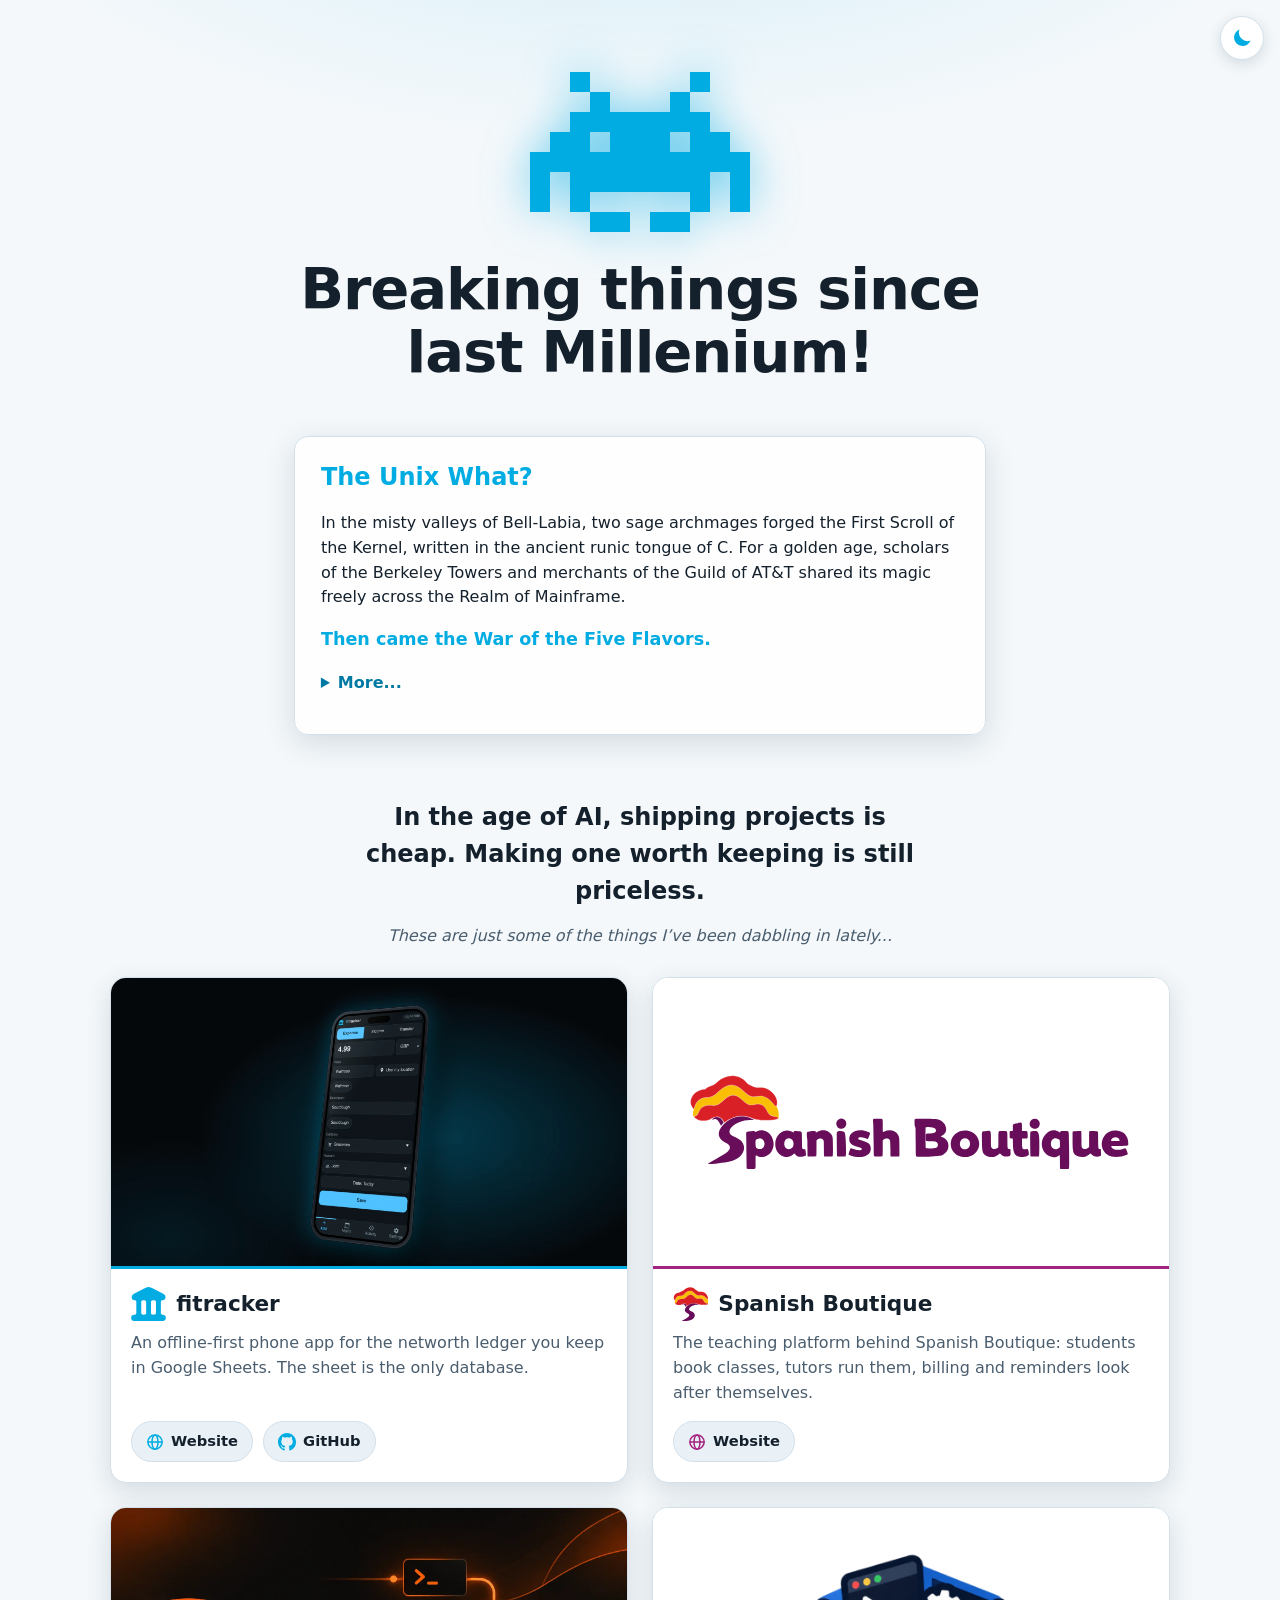
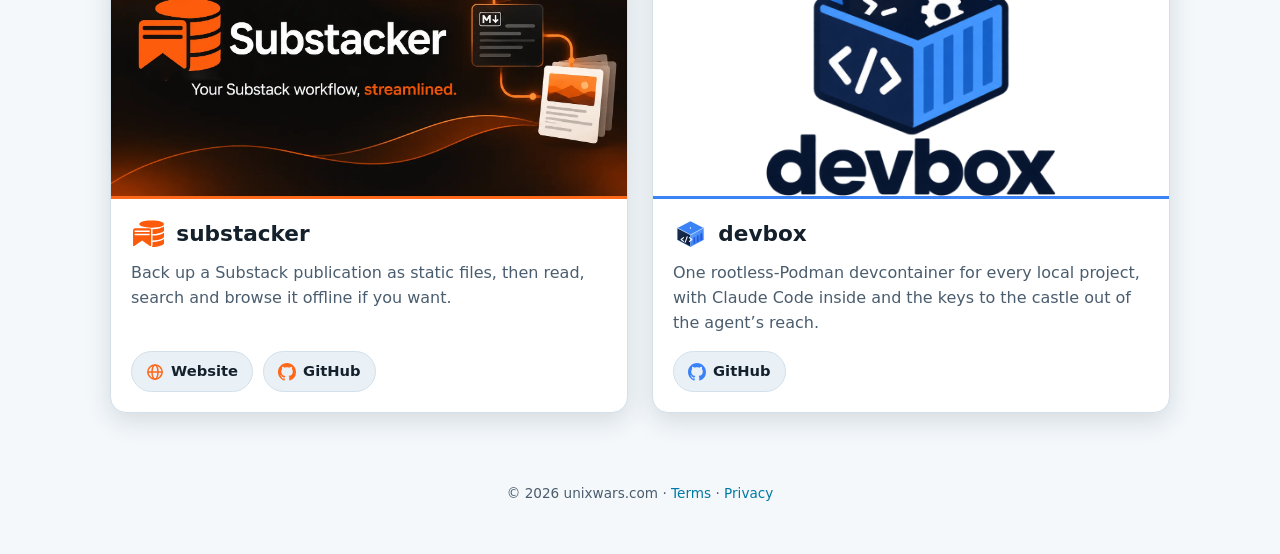
<file: index.html>
<!DOCTYPE html>
<html lang="en">
<head>
<meta charset="utf-8">
<meta name="viewport" content="width=device-width, initial-scale=1">
<title>Unix Wars · breaking things since last Millenium!</title>
<meta name="description" content="Unix Wars: a small showcase of projects worth keeping.">
<link rel="icon" type="image/svg+xml" href="assets/img/favicon.svg">
<script>
  (function () {
    var t = null;
    try { t = localStorage.getItem('uw-theme'); } catch (e) {}
    if (!t) t = matchMedia('(prefers-color-scheme: light)').matches ? 'light' : 'dark';
    document.documentElement.dataset.theme = t;
  })();
</script>
<link rel="stylesheet" href="assets/styles/style.css">
</head>
<body>
  <button id="theme-toggle" type="button" aria-label="Switch colour theme" title="Switch theme">
    <span class="ico ico-sun" style="--i:url(../icons/sun.svg)"></span>
    <span class="ico ico-moon" style="--i:url(../icons/moon.svg)"></span>
  </button>

  <header class="hero">
    <img class="logo" src="assets/img/invader.svg" alt="Unix Wars invader logo" width="220" height="160">
    <h1>Breaking things since last Millenium!</h1>
  </header>

  <main>
    <section class="story" aria-labelledby="story-title">
      <h2 id="story-title">The Unix What?</h2>
      <p>In the misty valleys of Bell-Labia, two sage archmages forged the First Scroll of the Kernel, written in the ancient runic tongue of C. For a golden age, scholars of the Berkeley Towers and merchants of the Guild of AT&amp;T shared its magic freely across the Realm of Mainframe.</p>
      <p class="war">Then came the War of the Five Flavors.</p>
      <details>
        <summary><span class="more">More...</span><span class="less">Less...</span></summary>
        <p>Greed corrupted the High Merchant-Lords. Lord Sun forged a secret pact with the Grand Vizier of AT&amp;T to lock the sacred runes behind golden vaults. Outraged, the Iron Barons of IBM, the Dwarf-Kings of DEC, and the Sorcerers of HP formed the Obsidian Syndicate in retaliation.</p>
        <p>For seven winters, rival factions tore the realm apart. Wizard-engineers hurled incompatible libraries and cursed compilers across the divide. Illusions of Open Look clashed violently against the rigid wards of Motif, and spells spoken in the dialect of System V fizzled into ash inside the fortresses of BSD.</p>
        <p>While the bickering lords bled their treasuries dry on proprietary walls, the Lich-King Gates of Redmond marched from the Frozen North with a monolithic army of Windows, threatening to conquer all.</p>
        <p>Yet salvation rose from the quiet forests of Helsinki. There, a young hedge-wizard named Linus&mdash;aided by the bearded hermit Stallman&mdash;wove a brand-new tapestry of magic from scratch and gifted it freely to every peasant in the land. By the time the arrogant lords signed a desperate truce, their empires lay in ruins. The realm belonged to the free folk of the Penguin banner, who claimed the ancient magic without bowing to any king.</p>
      </details>
    </section>

    <section class="projects" aria-labelledby="projects-title">
      <p id="projects-title" class="lead">
        In the age of AI, shipping projects is cheap. Making one worth keeping is still priceless.
      </p>
      <p class="dabble">These are just some of the things I&rsquo;ve been dabbling in lately...</p>
      <div id="tiles" class="tiles"></div>
    </section>
  </main>

  <footer>&copy; <span id="year">2026</span> unixwars.com &middot; <a href="/tos/">Terms</a> &middot; <a href="/privacy/">Privacy</a></footer>

  <script src="assets/js/uw.js"></script>
</body>
</html>
</file>
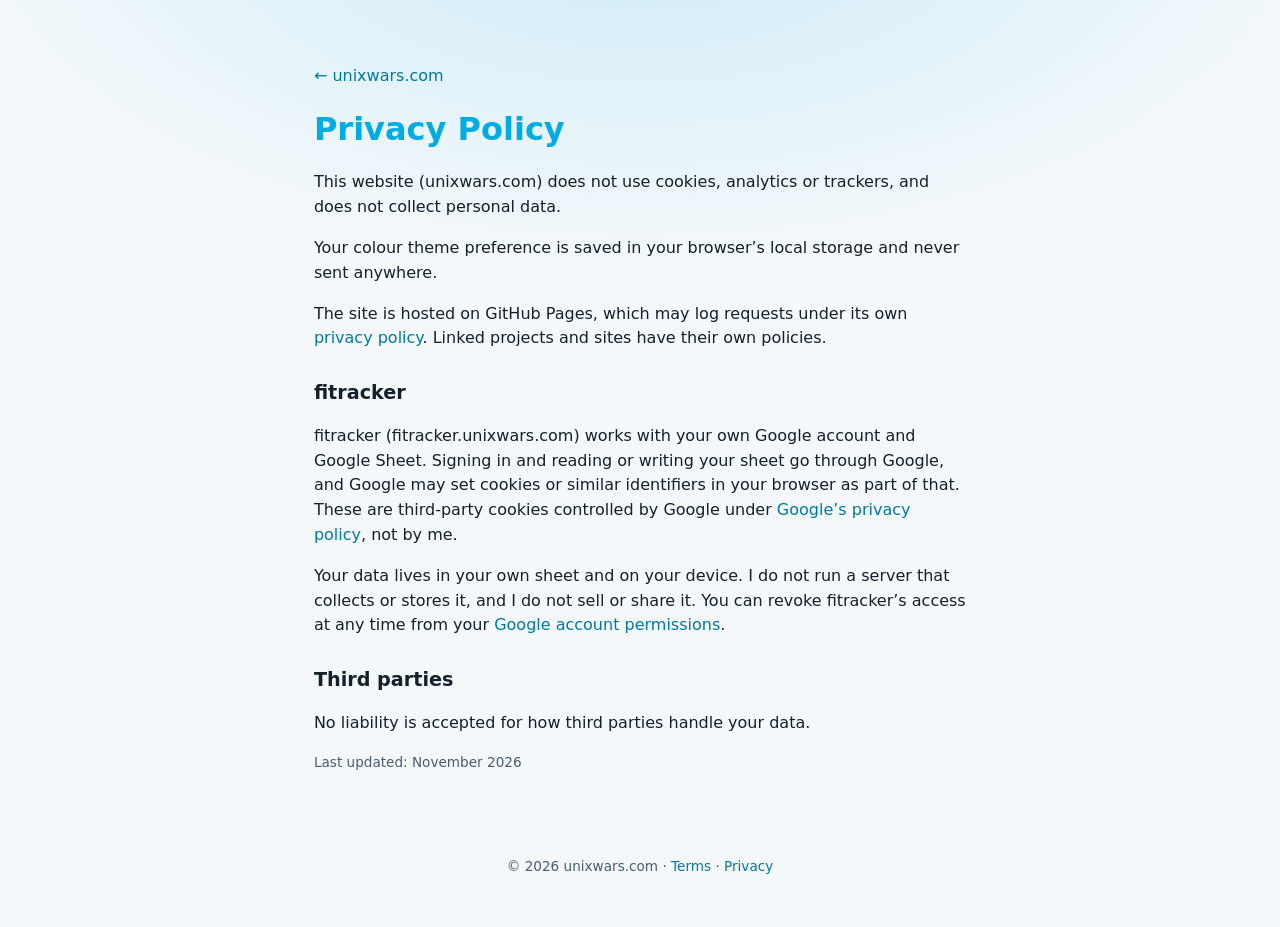
<file: privacy/index.html>
<!DOCTYPE html>
<html lang="en">
<head>
<meta charset="utf-8">
<meta name="viewport" content="width=device-width, initial-scale=1">
<title>Privacy Policy · Unix Wars</title>
<meta name="robots" content="noindex">
<link rel="icon" type="image/svg+xml" href="/assets/img/favicon.svg">
<script>
  (function () {
    var t = null;
    try { t = localStorage.getItem('uw-theme'); } catch (e) {}
    if (!t) t = matchMedia('(prefers-color-scheme: light)').matches ? 'light' : 'dark';
    document.documentElement.dataset.theme = t;
  })();
</script>
<link rel="stylesheet" href="/assets/styles/style.css">
</head>
<body>
  <main class="legal">
    <p><a href="/">&larr; unixwars.com</a></p>
    <h1>Privacy Policy</h1>
    <p>This website (unixwars.com) does not use cookies, analytics or trackers, and does not collect personal data.</p>
    <p>Your colour theme preference is saved in your browser&rsquo;s local storage and never sent anywhere.</p>
    <p>The site is hosted on GitHub Pages, which may log requests under its own <a href="https://docs.github.com/site-policy/privacy-policies/github-general-privacy-statement" rel="noopener">privacy policy</a>. Linked projects and sites have their own policies.</p>
    <h2>fitracker</h2>
    <p>fitracker (fitracker.unixwars.com) works with your own Google account and Google Sheet. Signing in and reading or writing your sheet go through Google, and Google may set cookies or similar identifiers in your browser as part of that. These are third-party cookies controlled by Google under <a href="https://policies.google.com/privacy" rel="noopener">Google&rsquo;s privacy policy</a>, not by me.</p>
    <p>Your data lives in your own sheet and on your device. I do not run a server that collects or stores it, and I do not sell or share it. You can revoke fitracker&rsquo;s access at any time from your <a href="https://myaccount.google.com/permissions" rel="noopener">Google account permissions</a>.</p>
    <h2>Third parties</h2>
    <p>No liability is accepted for how third parties handle your data.</p>
    <p class="updated">Last updated: November 2026</p>
  </main>
  <footer>&copy; 2026 unixwars.com &middot; <a href="/tos/">Terms</a> &middot; <a href="/privacy/">Privacy</a></footer>
</body>
</html>
</file>
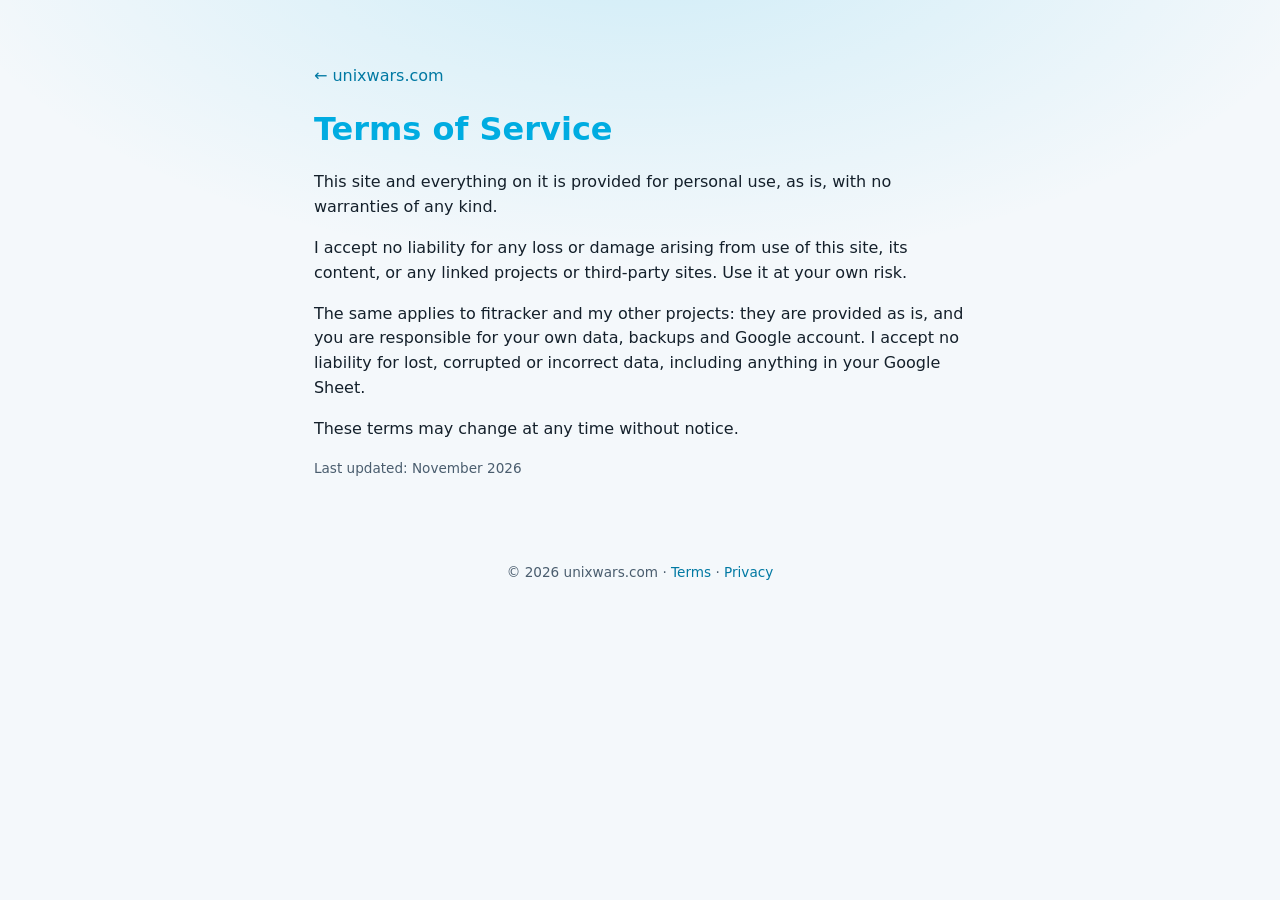
<file: tos/index.html>
<!DOCTYPE html>
<html lang="en">
<head>
<meta charset="utf-8">
<meta name="viewport" content="width=device-width, initial-scale=1">
<title>Terms of Service · Unix Wars</title>
<meta name="robots" content="noindex">
<link rel="icon" type="image/svg+xml" href="/assets/img/favicon.svg">
<script>
  (function () {
    var t = null;
    try { t = localStorage.getItem('uw-theme'); } catch (e) {}
    if (!t) t = matchMedia('(prefers-color-scheme: light)').matches ? 'light' : 'dark';
    document.documentElement.dataset.theme = t;
  })();
</script>
<link rel="stylesheet" href="/assets/styles/style.css">
</head>
<body>
  <main class="legal">
    <p><a href="/">&larr; unixwars.com</a></p>
    <h1>Terms of Service</h1>
    <p>This site and everything on it is provided for personal use, as is, with no warranties of any kind.</p>
    <p>I accept no liability for any loss or damage arising from use of this site, its content, or any linked projects or third-party sites. Use it at your own risk.</p>
    <p>The same applies to fitracker and my other projects: they are provided as is, and you are responsible for your own data, backups and Google account. I accept no liability for lost, corrupted or incorrect data, including anything in your Google Sheet.</p>
    <p>These terms may change at any time without notice.</p>
    <p class="updated">Last updated: November 2026</p>
  </main>
  <footer>&copy; 2026 unixwars.com &middot; <a href="/tos/">Terms</a> &middot; <a href="/privacy/">Privacy</a></footer>
</body>
</html>
</file>
<file: assets/styles/style.css>
:root {
  --cyan: #00ace1;
  --bg: #0b0f14; --bg2: #121923; --card: #151d28; --line: #243244;
  --text: #e6edf3; --muted: #9fb0c0; --link: #7fd6f5; --shadow: rgba(0,0,0,.55);
  --glow: 0 0 40px rgba(0,172,225,.45);
}
:root[data-theme="light"] {
  --bg: #f4f8fb; --bg2: #e9f1f7; --card: #ffffff; --line: #d3e0ea;
  --text: #14202b; --muted: #4a5d6e; --link: #0079a3; --shadow: rgba(20,40,60,.14);
  --glow: 0 0 40px rgba(0,172,225,.25);
}
* { box-sizing: border-box; }
html { scroll-behavior: smooth; }
body {
  margin: 0; color: var(--text); line-height: 1.55;
  font-family: system-ui, -apple-system, "Segoe UI", Roboto, sans-serif;
  background: radial-gradient(1200px 600px at 50% -10%, rgba(0,172,225,.16), transparent 60%), var(--bg);
  min-height: 100vh; transition: background-color .3s, color .3s;
}
a { color: var(--link); text-decoration: none; }
a:hover { text-decoration: underline; }
.sr-only { position: absolute; width: 1px; height: 1px; overflow: hidden; clip: rect(0 0 0 0); }

/* icons: coloured by the surrounding text */
.ico {
  display: inline-block; width: 1.25em; height: 1.25em; flex: none; vertical-align: -.25em;
  background: currentColor;
  -webkit-mask: var(--i) center / contain no-repeat; mask: var(--i) center / contain no-repeat;
}


#theme-toggle {
  position: fixed; top: 16px; right: 16px; z-index: 5; width: 44px; height: 44px;
  border-radius: 50%; border: 1px solid var(--line); background: var(--card); color: var(--cyan);
  display: grid; place-items: center; cursor: pointer; box-shadow: 0 4px 14px var(--shadow);
}
#theme-toggle:hover { border-color: var(--cyan); }
#theme-toggle .ico { grid-area: 1 / 1; width: 24px; height: 24px; }
:root[data-theme="dark"] .ico-moon, :root[data-theme="light"] .ico-sun { display: none; }

.hero { text-align: center; padding: 72px 20px 24px; }
.logo { width: min(220px, 55vw); height: auto; filter: drop-shadow(0 0 22px rgba(0,172,225,.55)); }
.hero h1 { margin: 18px auto 0; max-width: 18ch; font-size: clamp(2rem, 6vw, 3.6rem); line-height: 1.1; letter-spacing: -.02em; }
.hero h1 span { color: var(--cyan); }

main { max-width: 1100px; margin: 0 auto; padding: 0 20px 40px; }

.story {
  max-width: 68ch; margin: 28px auto 0; padding: 22px 26px; border: 1px solid var(--line);
  border-radius: 14px; background: color-mix(in srgb, var(--card) 85%, transparent);
  backdrop-filter: blur(4px); box-shadow: 0 8px 30px var(--shadow);
}
.story p { margin: 0 0 1em; }
.story p.war { font-weight: 700; color: var(--cyan); font-size: 1.1em; }
.story h2 { margin: 0 0 .6em; font-size: 1.5rem; color: var(--cyan); }
.story summary { cursor: pointer; color: var(--link); font-weight: 600; margin-bottom: 1em; }
details[open] .more, details:not([open]) .less { display: none; }
.story details p:last-child { margin-bottom: 0; }

.lead { text-align: center; font-size: clamp(1.15rem, 2.6vw, 1.5rem); font-weight: 600; max-width: 34ch; margin: 64px auto 14px; }

.dabble { text-align: center; color: var(--muted); margin: 0 0 28px; font-style: italic; }
.tiles { display: grid; gap: 24px; grid-template-columns: repeat(auto-fit, minmax(min(100%, 440px), 1fr)); }
.tile {
  --accent: var(--cyan);
  display: flex; flex-direction: column; overflow: hidden; border-radius: 16px;
  background: var(--card); border: 1px solid var(--line); box-shadow: 0 8px 26px var(--shadow);
  transition: transform .2s, border-color .2s, box-shadow .2s;
}
.tile:hover { transform: translateY(-4px); border-color: var(--accent); box-shadow: 0 14px 34px var(--shadow), 0 0 0 1px var(--accent); }
#fitracker { --accent: #00ace1; } #boutique { --accent: #a3237f; }
#substacker { --accent: #ff6719; } #devbox { --accent: #3b82f6; }
.media { aspect-ratio: 16 / 9; background: #05080c; display: grid; place-items: center; overflow: hidden; border-bottom: 3px solid var(--accent); }
.media img { width: 100%; height: 100%; object-fit: cover; transition: transform .4s; }
.tile:hover .media img { transform: scale(1.04); }
#boutique .media, #devbox .media { background: #fff; }
#boutique .media img, #devbox .media img { object-fit: contain; padding: 6%; }
#devbox .media img { padding: 4% 4% 6%; }
.body { padding: 18px 20px 20px; display: flex; flex-direction: column; gap: 10px; flex: 1; }
.body h3 { margin: 0; font-size: 1.35rem; display: flex; align-items: center; gap: .5em; }
.pico { width: 1.6em; height: 1.6em; object-fit: contain; flex: none; }
.body p { margin: 0; color: var(--muted); }
.links { margin-top: auto; padding-top: 6px; display: flex; flex-wrap: wrap; gap: 10px; }
.btn {
  display: inline-flex; align-items: center; gap: .45em; padding: 8px 14px; border-radius: 999px;
  border: 1px solid var(--line); background: var(--bg2); font-weight: 600; font-size: .92rem; color: var(--text);
}
.btn:hover { text-decoration: none; border-color: var(--accent); color: var(--accent); }
.btn .ico { color: var(--accent); }

footer { text-align: center; color: var(--muted); font-size: .85rem; padding: 30px 20px 50px; }

@media (prefers-reduced-motion: reduce) { * { transition: none !important; scroll-behavior: auto; } }

/* legal pages */
.legal { max-width: 68ch; padding-top: 48px; }
.legal h1 { color: var(--cyan); font-size: 2rem; margin: .4em 0; }
.legal .updated { color: var(--muted); font-size: .85rem; }
.legal h2 { font-size: 1.2rem; margin: 1.4em 0 .4em; }
</file>
